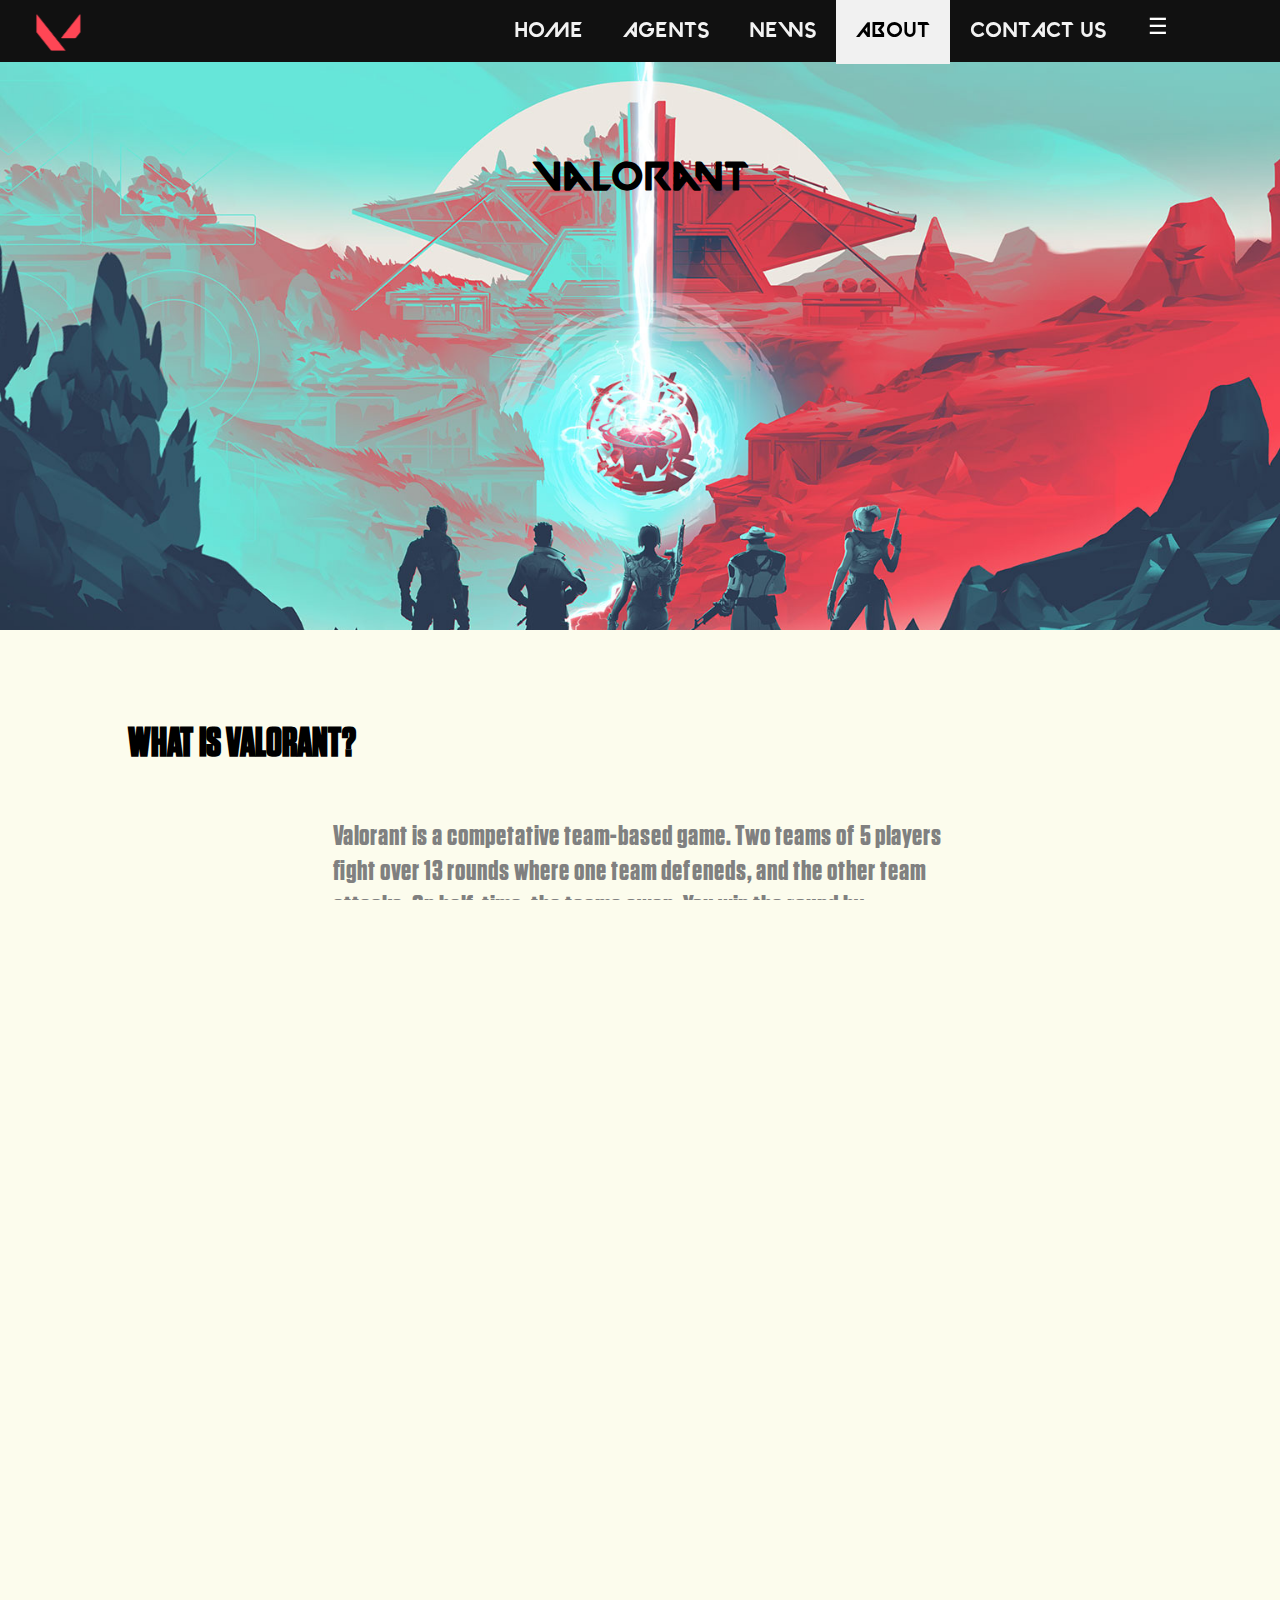
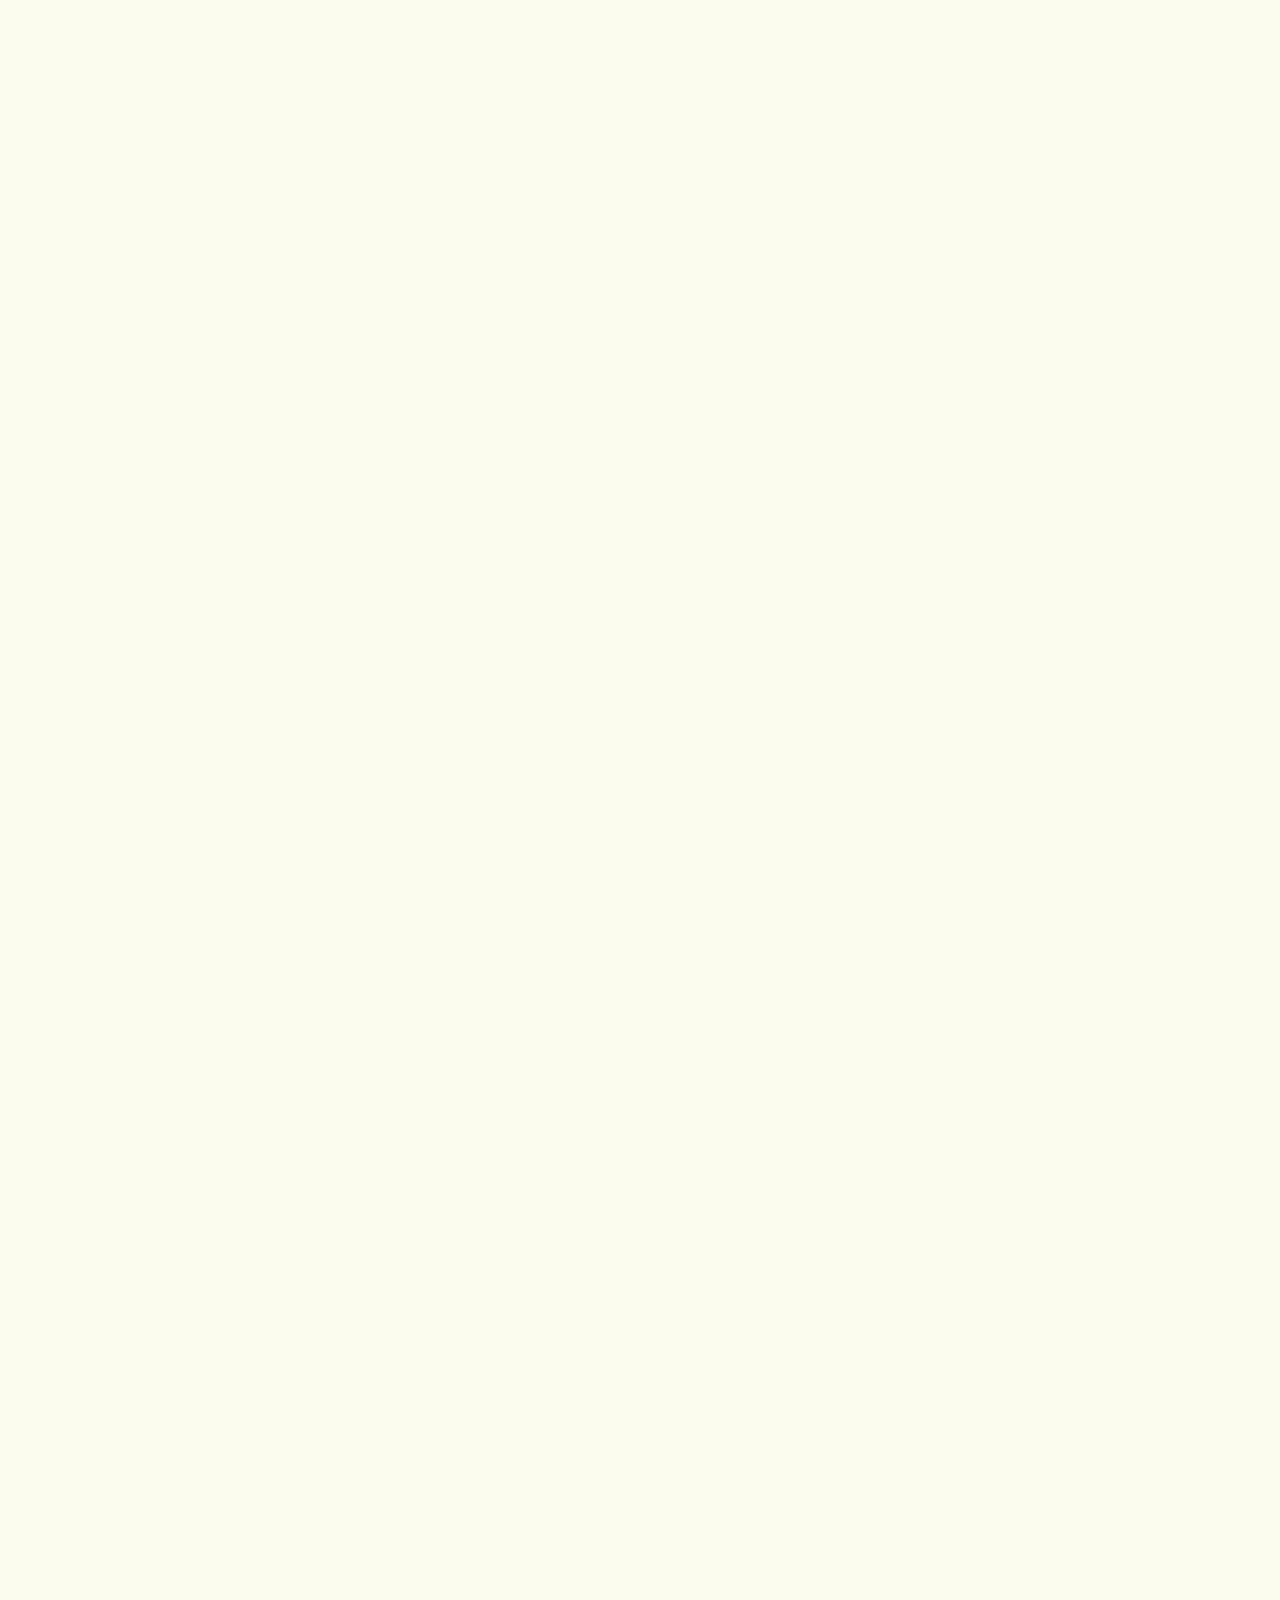
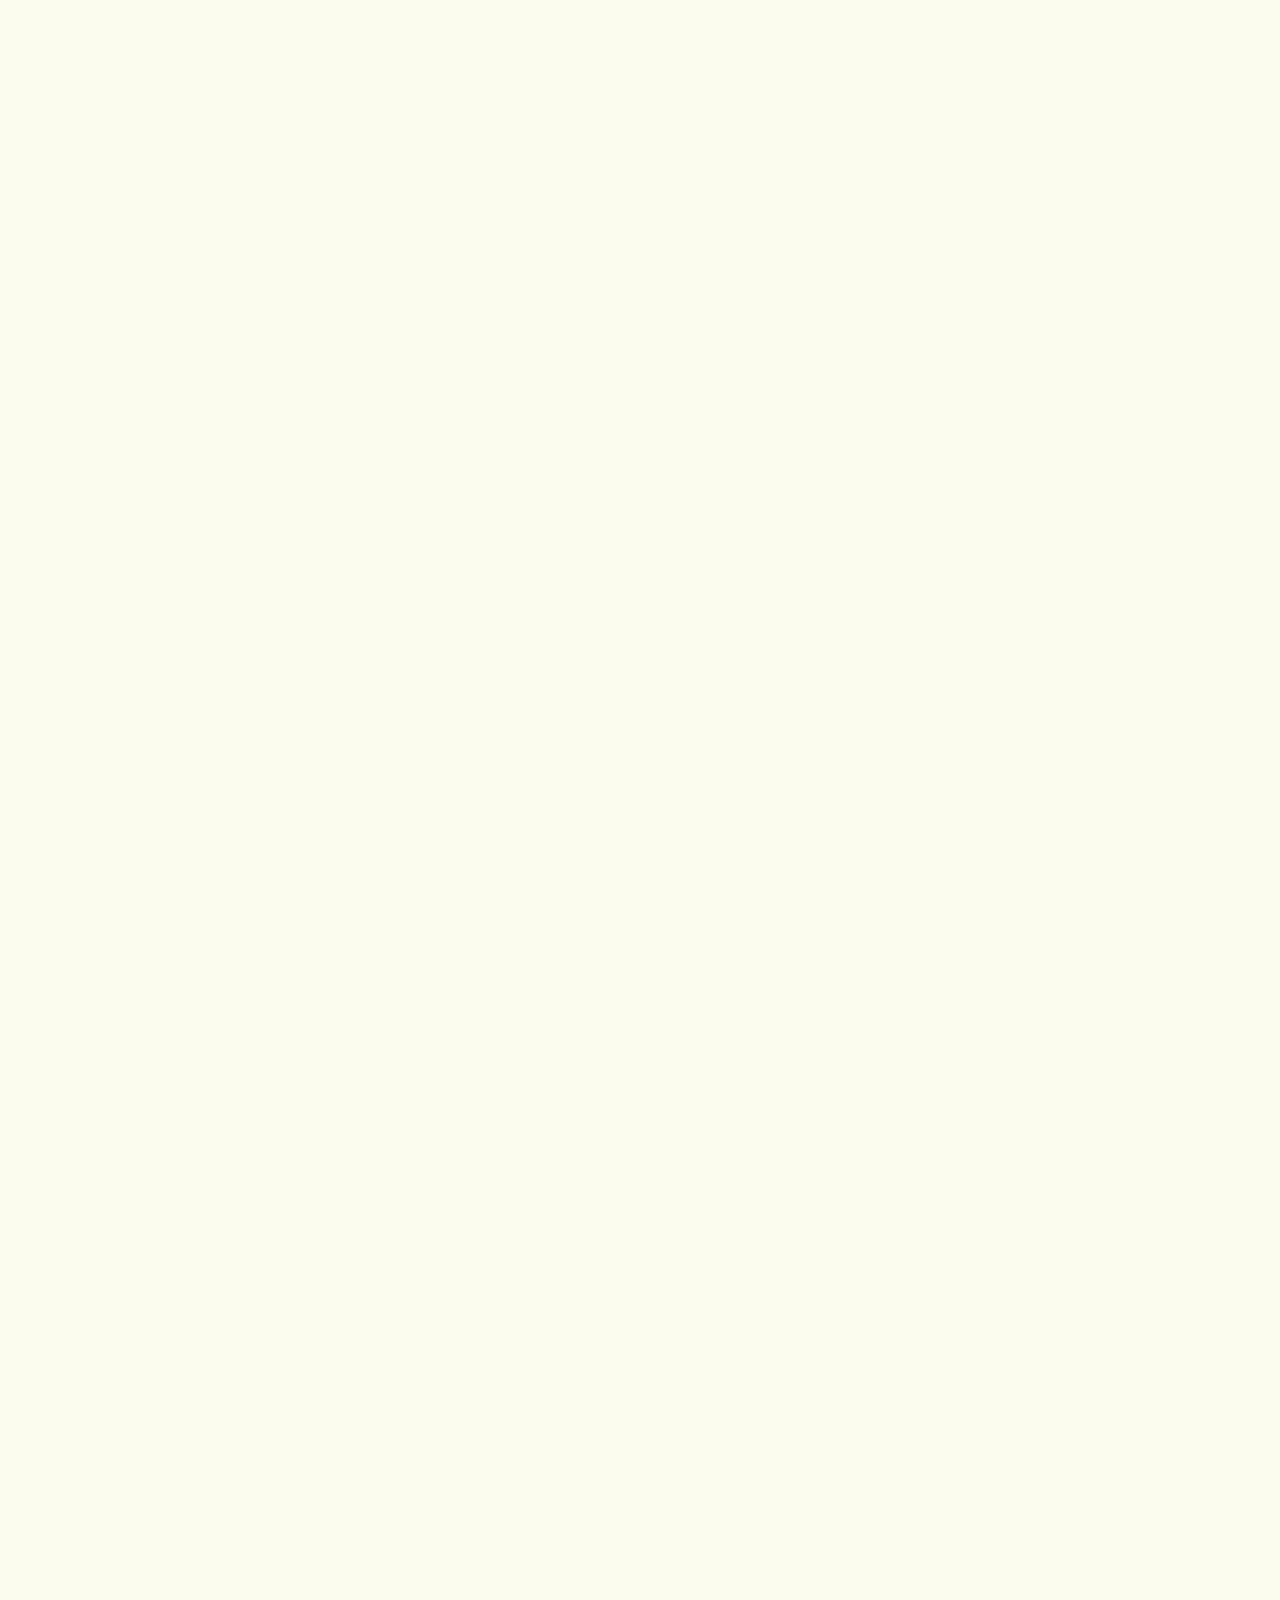
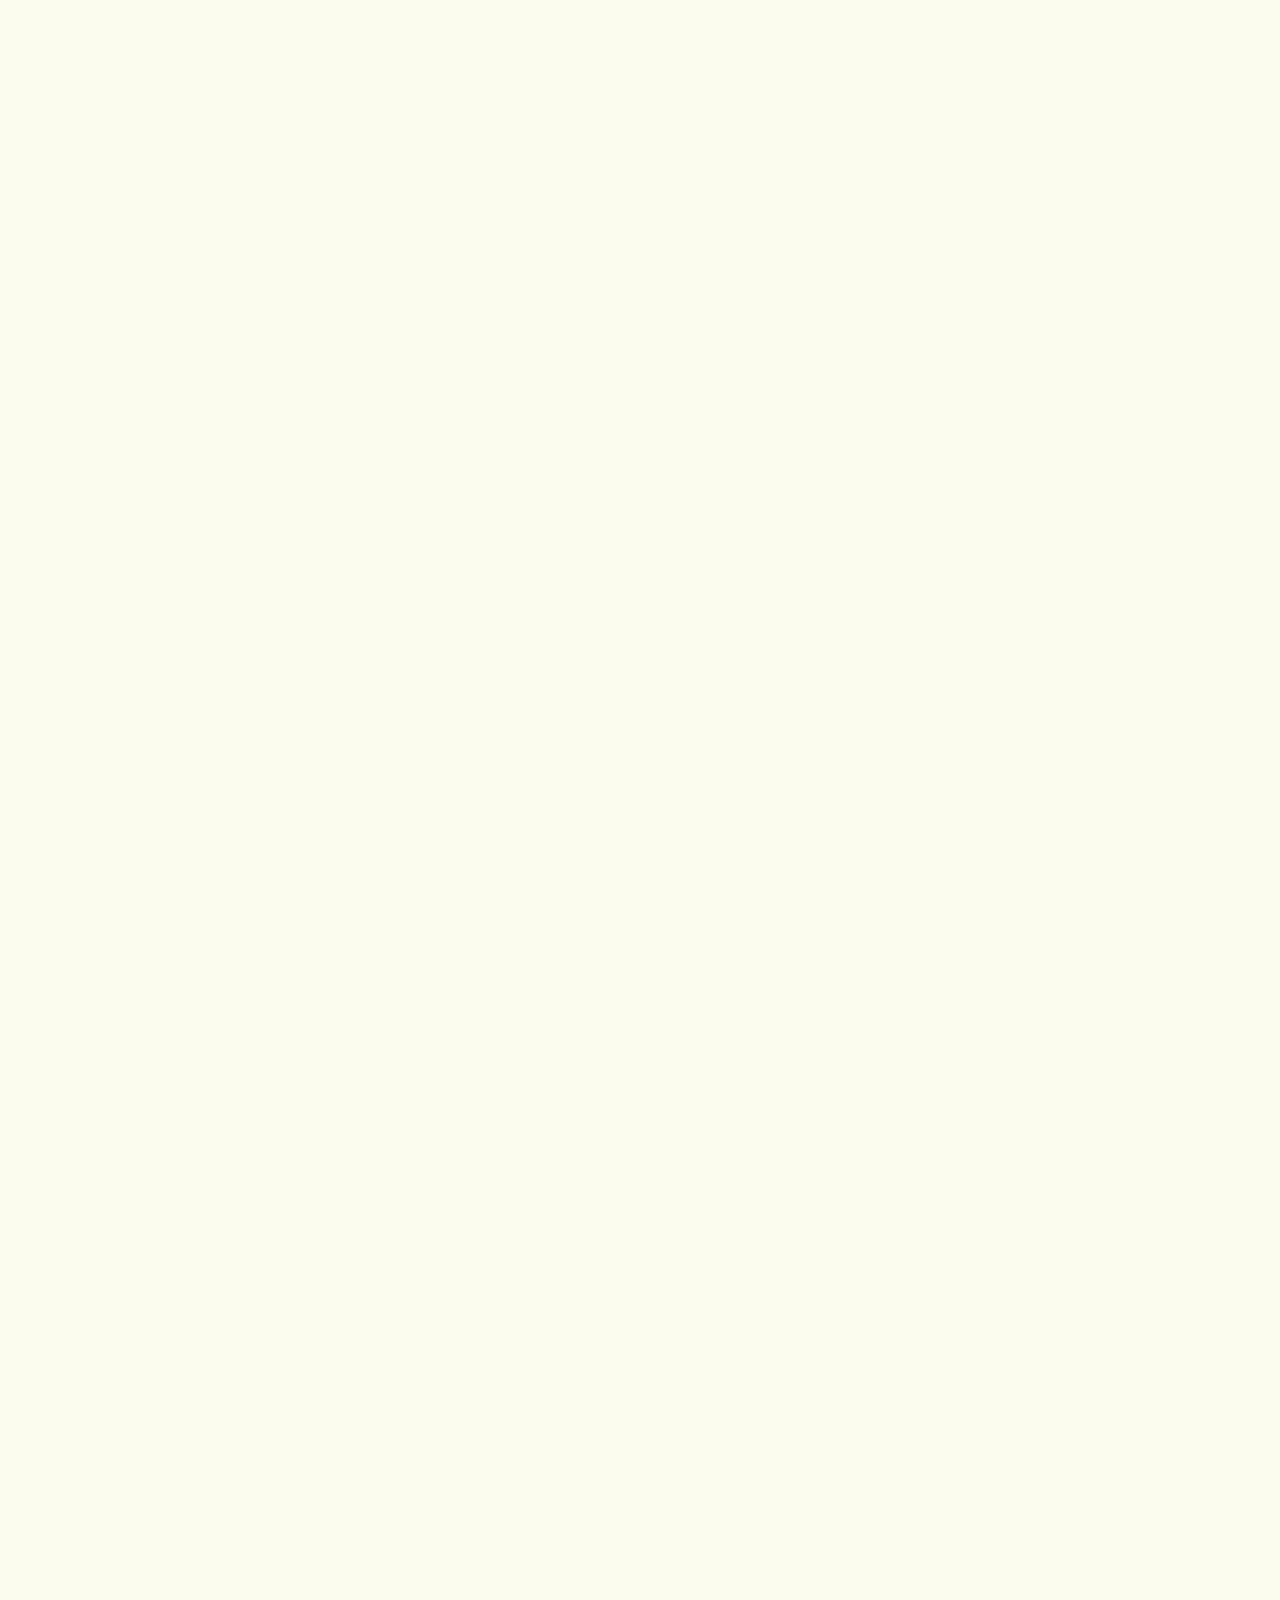
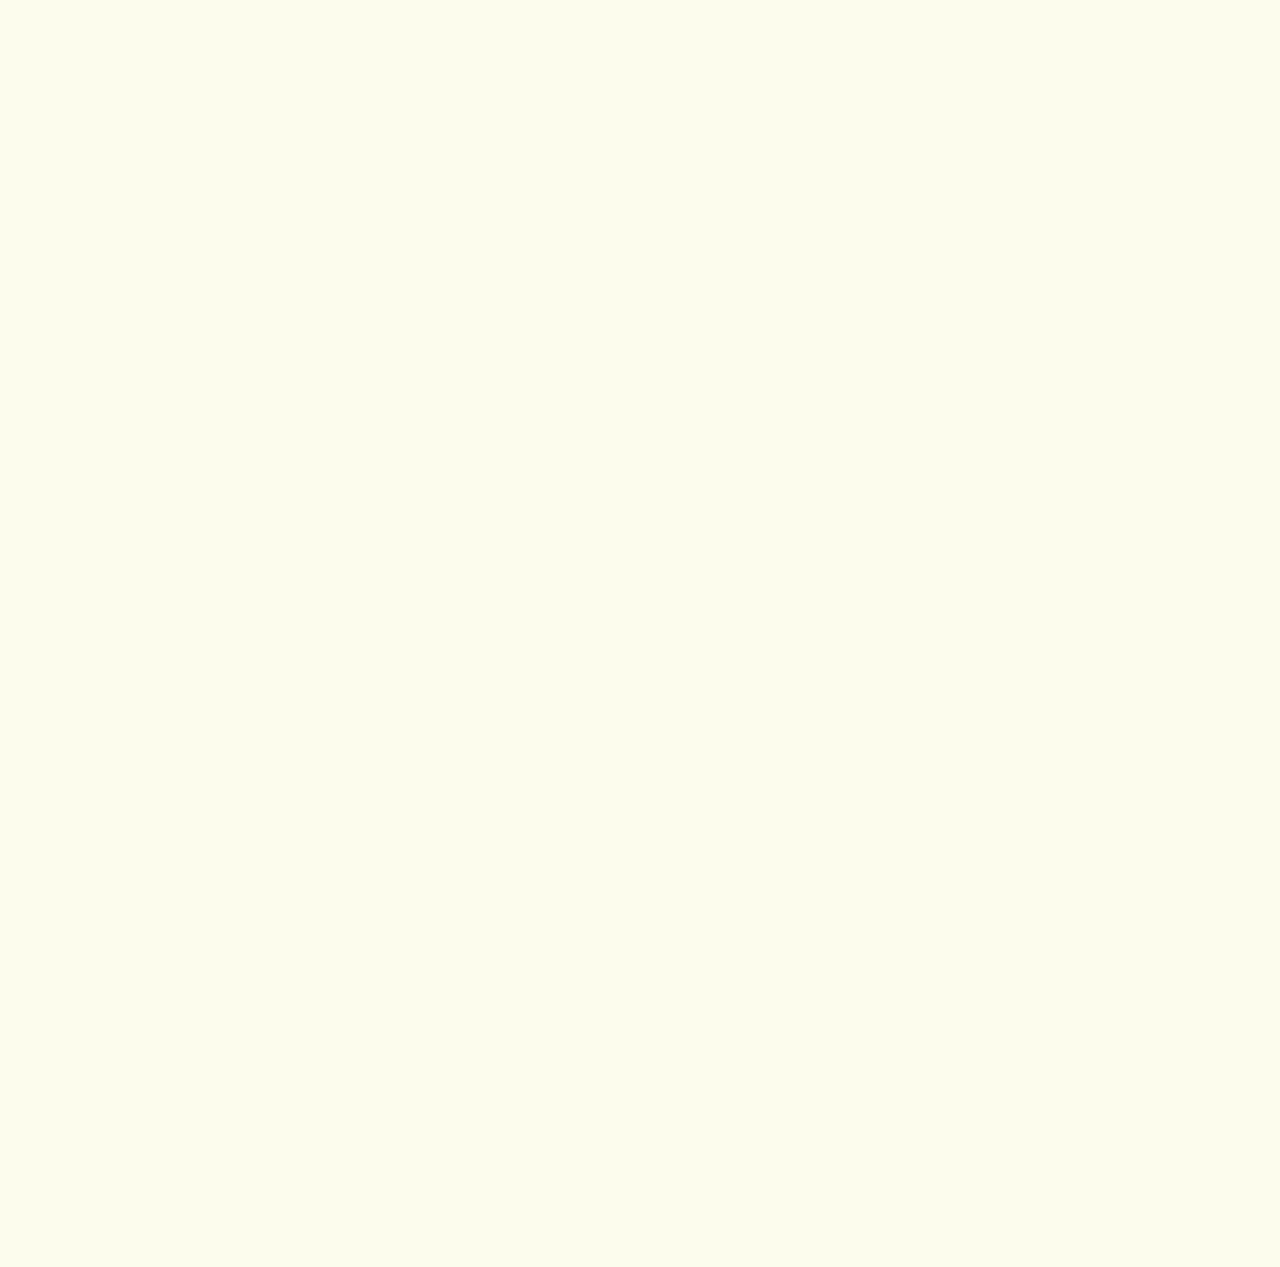
<file: about-us.html>
<!DOCTYPE html>
<html lang="en">

<head>
    <meta charset="UTF-8">
    <meta http-equiv="X-UA-Compatible" content="IE=edge">
    <meta name="viewport" content="width=device-width, initial-scale=1.0">
    <title>How To Play</title>
    <link href="http://fonts.cdnfonts.com/css/valorant" rel="stylesheet">
    <link href="//db.onlinewebfonts.com/c/561f38b1f4570de0fb8a39d691ab058c?family=Tungsten+Bold" rel="stylesheet"
        type="text/css" />
    <link rel="stylesheet" href="Styles/about-us.css">
    <script defer src="Src/about-us.js"></script>

</head>

<body>
    <!-- Header -->
    <div class="header-container">
        <nav>
            <ul id="navList">
                <div class="move-left-logo">
                    <li>
                        <img class="logo-nav" src="Resources/valorant_logo-freelogovectors.net_.png" />
                    </li>
                </div>
                <div class="move-right-navs">
                    <li><a class="home-nav" href="/index.html">HOME</a></li>
                    <div class="dropdown">
                        <li>
                            <a onmouseover="agentsDropFunc()" class="agents-nav dropbtn"
                                href="/agents-list.html">AGENTS</a>
                        </li>
                        <div id="agentsDrop" class="dropdown-content"></div>
                    </div>
                    <li>
                        <a class="news-nav" href="https://playvalorant.com/en-us/news/">NEWS</a>
                    </li>
                    <li><a class="about-nav" href="/about-us.html">ABOUT</a></li>
                    <li>
                        <a class="contact-nav" href="/contact-page.html">CONTACT US</a>
                    </li>
                    <li>
                        <div id="sidebarButton">
                            <button class="openbtn" onclick="openSidebar()">&#9776;</button>
                        </div>
                    </li>
                </div>
            </ul>
        </nav>
    </div>
    <!-- Sidebar Header -->
    <div id="mySidebar" class="sidebar">
        <a href="#" class="closebtn" onclick="closeSidebar()">&times;</a>
        <div id="cardholder">
        </div>
    </div>
    </div>

    <!-- Article  Title -->
    <div class="background">
        <h1 class="pageName">Valorant</h1>
    </div>
    <!-- Article -->
    <div class="article">
        <h1 class="articleName">WHAT IS VALORANT?</h1>
        <p class="articleText">Valorant is a competative team-based game. Two teams of 5 players fight over 13 rounds
            where one team
            defeneds, and the other team attacks. On half-time, the teams swap. You win the round by eliminating the
            enemy team, or by
            planting the spike, and protecting it while it exploads, or by defusing the spike.
            Rounds do not last long and you have a single life, so each round requires precision, coordination and good
            reflexes, and leads to awesome clutch moments.
        </p>

        <div class="imgContainer">
            <a class='imgAnchor'
                href="https://images.contentstack.io/v3/assets/bltb6530b271fddd0b1/blt7b0d44ce9e2e579f/5ed03afe2b63070f50426d1e/WIV_1_Intro_WiV.jpg"
                target="_blank">
                <img src="Resources/howToPlay1.jpg">
            </a>
        </div>

        <p class="articleText">Before you start the first round, each player picks an Agent. Agents are operatives with
            special skills and
            talents,
            providing unique tactical advantages. Each Agent fulfills a specific role on the team. But be carefull as
            you dont get to swap the Agent you play during the game.
        </p>
        <div class="imgContainer">
            <a class='imgAnchor'
                href="https://images.contentstack.io/v3/assets/bltb6530b271fddd0b1/blt48f4d3cf0d11cebe/61ef5b72aead2b14ab93ff42/012422_WIV_2_Roles_Updated.jpg"
                target="_blank">

                <img src="Resources/howToPlay2.jpg">
            </a>
        </div>
        <p class="articleText">
            After the Agents have been picked, you start the game. A map will be randomly picked, and your team will be
            randomly assigned a starting position, either defending or attacking. The teams swap roles on half-time.
        </p>
        <div class="imgContainer">
            <a class='imgAnchor'
                href="https://images.contentstack.io/v3/assets/bltb6530b271fddd0b1/bltb654bb95a7453fa2/5ed03ba04d187c101f3f2de5/WIV_3_Round.jpg"
                target="_blank">

                <img src="Resources/howToPlay3.jpg">
            </a>
        </div>
        <p class="articleText"> On each round you gain credits that you can use to buy your arsenal. Unlocking ability
            usages, and buying weapons
            that you can use. But spend wisely, as if you die you drop your weapon, and someone else, including enemies,
            can pick it up.
        </p>
        <p class="articleText">Each weapon has a specific purpose, so pick your fights smartly.</p>
        <div class="imgContainer">
            <a class='imgAnchor'
                href="https://images.contentstack.io/v3/assets/bltb6530b271fddd0b1/bltc36ea9ba5782a159/5ed03c2f93be34199dd62a8c/WIV_4_WEAPONS.jpg"
                target="_blank">

                <img src="Resources/howToPlay4.jpg">
            </a>
        </div>
        <p class="articleText">Each map is a different stage to style on your enemies. Flex your creative skills and
            savvy gunplay for different encounters.</p>
        <p class="articleText">Each map has its own quirks, so keep them in mind when you make your strategies.</p>
        <div class="imgContainer">
            <a class='imgAnchor'
                href="https://images.contentstack.io/v3/assets/bltb6530b271fddd0b1/blt5c39bcff2883a491/5ed03c4ec94d6c5071a30811/WIV_5_Maps_CORRECTED.jpg"
                target="_blank">

                <img src="Resources/howToPlay5.jpg">
            </a>
        </div>
        <p class="articleText">Yeah, you might already know how to frag an enemy six ways from Sunday, but Brimstone
            will tell you, most of those ways are pretty noisy.</p>
        <div class="imgContainer">
            <a class='imgAnchor'
                href="https://images.contentstack.io/v3/assets/bltb6530b271fddd0b1/blte34e5d88963f92e7/5ed03f96461a060f4a368900/WIV_TACSCHOOL_1.jpg"
                target="_blank">


                <img src="Resources/howToPlay6.jpg">
            </a>
        </div>
        <div class="imgContainer">
            <a class='imgAnchor'
                href="https://images.contentstack.io/v3/assets/bltb6530b271fddd0b1/blt792f0e09cd7f99e5/5ed03fa708ac190a51c6a6f6/WIV_TACSCHOOL_2.jpg"
                target="_blank">

                <img src="Resources/howToPlay7.jpg">
            </a>
        </div>
        <p class="articleText">Now go in and dominate your oponents!</p>

    </div>

    <!-- Footer -->
    <div class="footer-container">
        <div class="footer">
            <div class="white-logo">
                <img src="Resources/whiteValLogo.png">
            </div>
            <div class="footer-heading">
                <a href="/index.html" target="_blank">HOME</a>
                <a href="/agents-list.html" target="_blank">AGENTS</a>
                <a href="/about-us.html" target="_blank">ABOUT</a>
                <a href="/contact-page.html" target="_blank">CONTACT</a>
            </div>

            <div class="footer-email-form">
                <div class="newsletterJoin">Join our newsletter</div>
                <input type="email" placeholder="Enter your email address" id="footer-email">
                <span id="footer-email-btn">
                    <button type="submit" value="Submit" id="footer-email-btn">
                        <span class="fa">Submit</span></button>
                </span>
            </div>
        </div>

        <div class="signiture">@2022 All rigths reserved</div>

    </div>

</body>

</html>
</file>
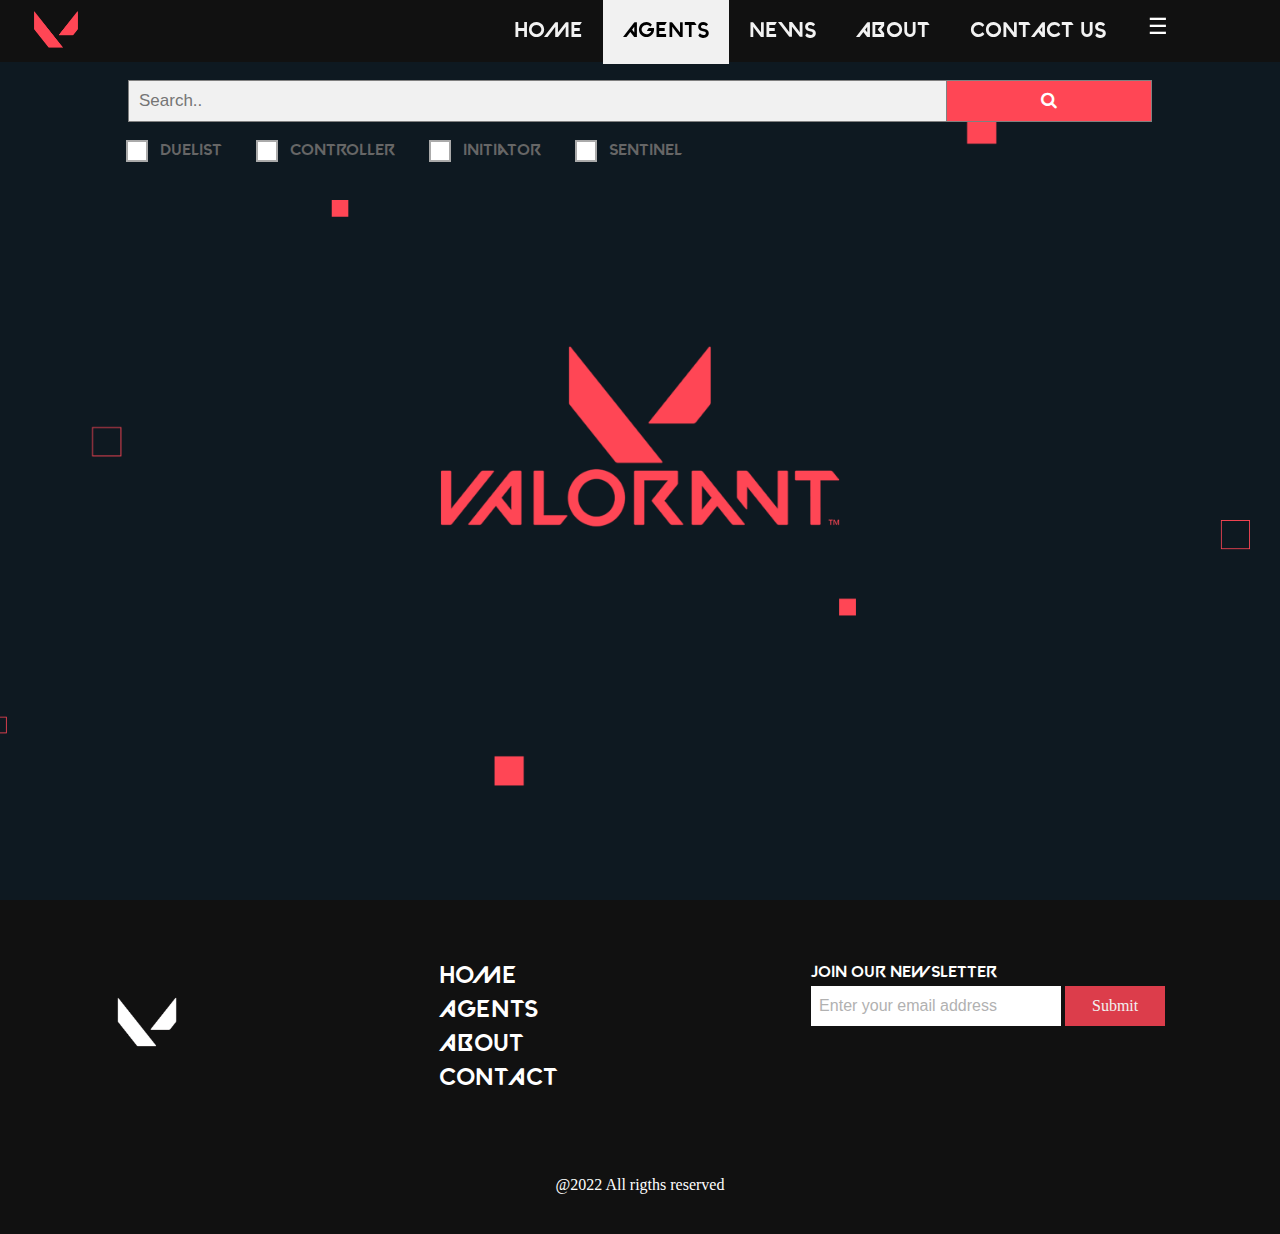
<file: agents-list.html>
<!DOCTYPE html>
<html lang="en">

<head>
    <meta charset="UTF-8">
    <meta http-equiv="X-UA-Compatible" content="IE=edge">
    <meta name="viewport" content="width=device-width, initial-scale=1.0">
    <title>Agents</title>
    <link href="http://fonts.cdnfonts.com/css/valorant" rel="stylesheet">
    <link rel="stylesheet" href="Styles/agents-list.css">
    <link rel="stylesheet" href="https://cdnjs.cloudflare.com/ajax/libs/font-awesome/4.7.0/css/font-awesome.min.css">
</head>

<body>
    <!-- Header----------------------------------------------------- -->
    <div class="header-container">
        <nav>
            <ul id="navList">
                <div class="move-left-logo">
                    <li>
                        <img class="logo-nav" src="Resources/valorant_logo-freelogovectors.net_.png" />
                    </li>
                </div>

                <div class="move-right-navs">
                    <li><a class="home-nav" href="/index.html">HOME</a></li>
                    <div class="dropdown">
                        <li>
                            <a onmouseover="agentsDropFunc()" class="agents-nav dropbtn"
                                href="/agents-list.html">AGENTS</a>
                        </li>
                        <div id="agentsDrop" class="dropdown-content"></div>
                    </div>
                    <li>
                        <a class="news-nav" href="https://playvalorant.com/en-us/news/">NEWS</a>
                        <!--leads to valorant news website page-->
                    </li>
                    <li><a class="about-nav" href="/about-us.html">ABOUT</a></li>
                    <li>
                        <a class="contact-nav" href="/contact-page.html">CONTACT US</a>
                    </li>
                    <li>
                        <!--Sidebar button-->
                        <div id="sidebarButton">
                            <button class="openbtn" onclick="openSidebar()">&#9776;</button>
                        </div>
                    </li>
                </div>
            </ul>
        </nav>
    </div>
    <div id="mySidebar" class="sidebar">
        <a href="#" class="closebtn" onclick="closeSidebar()">&times;</a>
        <div id="cardholder">
        </div>
    </div>

    <!-- Background and Columns -->
    <div class="home-background-image">

        <div class="search-box">
            <div class="search-container">
                <form class="example">
                    <input type="text" id="text-input" placeholder="Search.." name="search">
                    <button id="search-btn" type="button"><i class="fa fa-search"></i></button>

                    <input type="checkbox" id="checkBox1" value="">
                    <label for="checkBox1" id="checkBox1-label" class="checkbox-inline">Duelist</label>

                    <input type="checkbox" id="checkBox2" value="">
                    <label for="checkBox2" id="checkBox2-label" class="checkbox-inline">Controller</label>

                    <input type="checkbox" id="checkBox3" value="">
                    <label for="checkBox3" id="checkBox3-label" class="checkbox-inline">Initiator</label>

                    <input type="checkbox" id="checkBox4" value="">
                    <label for="checkBox4" id="checkBox4-label" class="checkbox-inline">Sentinel</label>

                </form>
            </div>
        </div>

        <!-- Form and its wrapper -->
        <div class="container">
            <div class="column">
            </div>

            <div class="column">
            </div>

            <div id="pager" class="pagination">
            </div>
        </div>
    </div>

    <!-- Footer  -->
    <div class="footer-container">
        <div class="footer">
            <div class="white-logo">
                <img src="Resources/whiteValLogo.png">
            </div>
            <div class="footer-heading">
                <a href="/index.html" target="_blank">HOME</a>
                <a href="/agents-list.html" target="_blank">AGENTS</a>
                <a href="/about-us.html" target="_blank">ABOUT</a>
                <a href="/contact-page.html" target="_blank">CONTACT</a>
            </div>

            <div class="footer-email-form">
                <div class="newsletterJoin">Join our newsletter</div>
                <input type="email" placeholder="Enter your email address" id="footer-email">
                <span id="footer-email-btn">
                    <button type="submit" value="Submit" id="footer-email-btn">
                        <span class="fa">Submit</span></button>
                </span>
            </div>
        </div>
        <div class="signiture">@2022 All rigths reserved</div>
    </div>

</body>
<script src="Src/agents-list.js"></script>
</html>
</file>
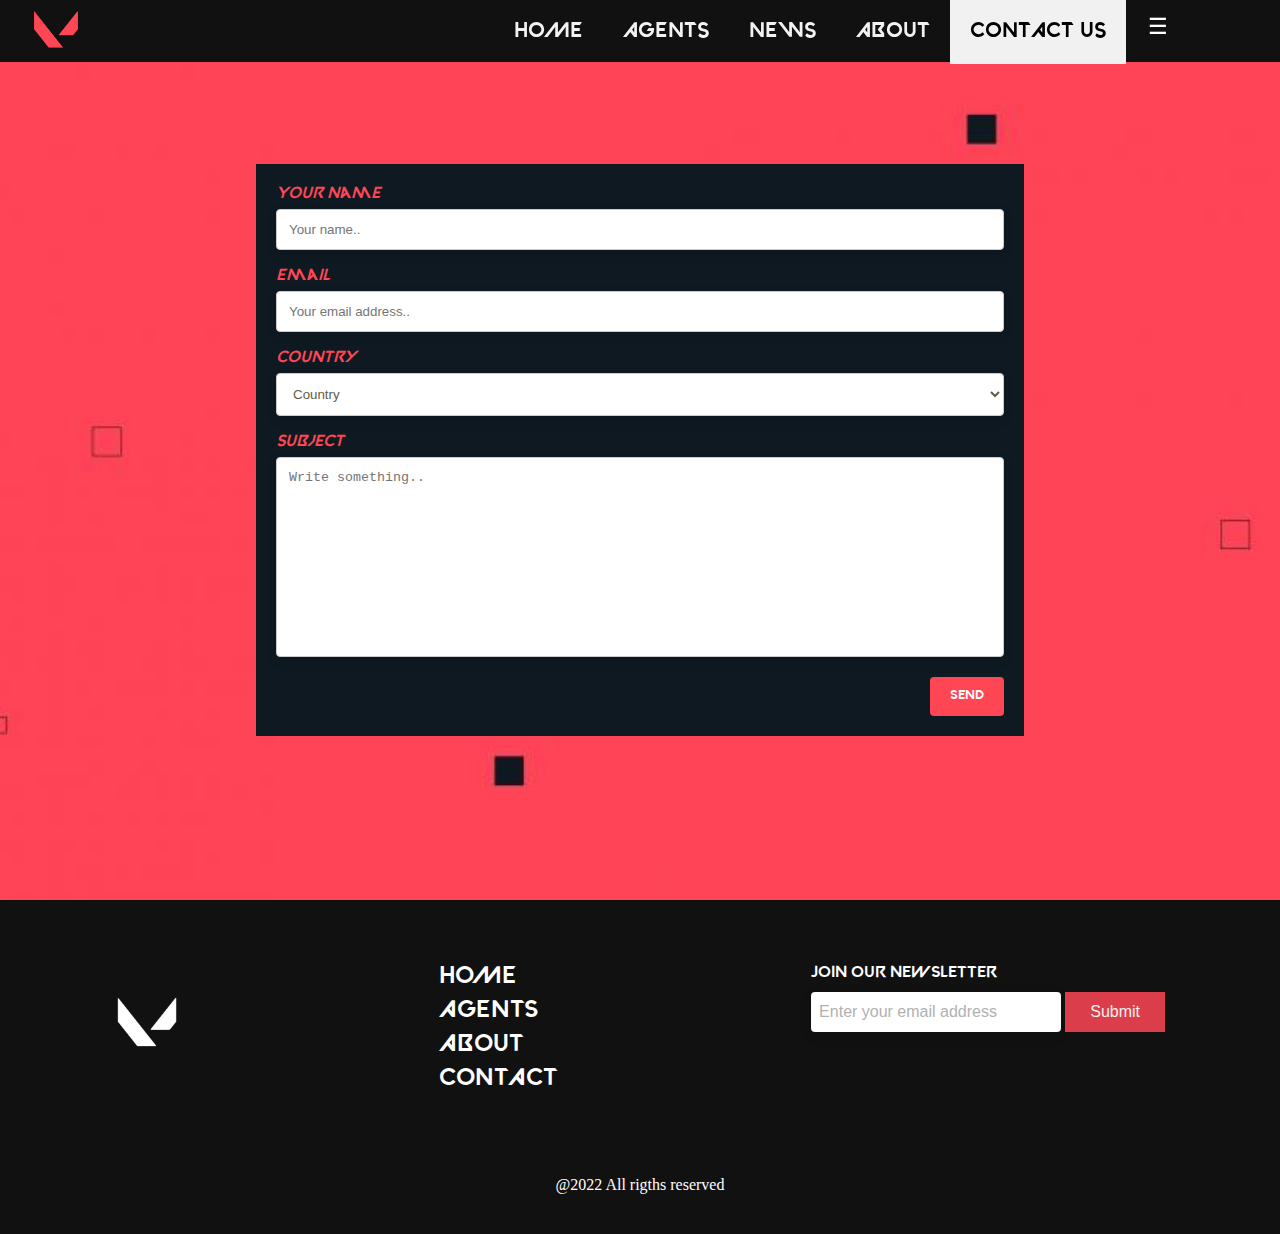
<file: contact-page.html>
<!DOCTYPE html>
<html lang="en">

<head>
    <meta charset="UTF-8">
    <meta http-equiv="X-UA-Compatible" content="IE=edge">
    <meta name="viewport" content="width=device-width, initial-scale=1.0">
    <title>Valorant Contact Us</title>
    <!-- <link href="http://fonts.cdnfonts.com/css/valorant" rel="stylesheet"> -->
    <link rel="stylesheet" href="Styles/contact-page.css">
    <script defer src="Src/contact-page.js"></script>

</head>

<body>
    <!-- Input form with background -->
    <div class="home-background-image">


        <!-- Header -->
        <div class="header-container">
            <nav>
                <ul id="navList">
                    <div class="move-left-logo">
                        <li>
                            <img class="logo-nav" src="Resources/valorant_logo-freelogovectors.net_.png" />
                        </li>
                    </div>
                    <div class="move-right-navs">
                        <li><a class="home-nav" href="/index.html">HOME</a></li>
                        <div class="dropdown">
                            <li>
                                <a onmouseover="agentsDropFunc()" class="agents-nav dropbtn"
                                    href="/agents-list.html">AGENTS</a>
                            </li>
                            <div id="agentsDrop" class="dropdown-content"></div>
                        </div>
                        <li>
                            <a class="news-nav" href="https://playvalorant.com/en-us/news/">NEWS</a>
                        </li>
                        <li><a class="about-nav" href="/about-us.html">ABOUT</a></li>
                        <li>
                            <a class="contact-nav" href="/contact-page.html">CONTACT US</a>
                        </li>
                        <li>
                            <div id="sidebarButton">
                                <button class="openbtn" onclick="openSidebar()">&#9776;</button>
                            </div>
                        </li>
                    </div>
                </ul>
            </nav>
        </div>

        <!-- Sidebar Header -->
        <div id="mySidebar" class="sidebar">
            <a href="#" class="closebtn" onclick="closeSidebar()">&times;</a>
            <div id="cardholder">
            </div>

        </div>

        <!-- Form and its wrapper -->
        <div class="container">
            <form action="#">

                <label for="fname">Your Name</label>
                <input type="text" id="fname" name="firstname" placeholder="Your name..">

                <label for="email">Email</label>
                <input type="email" id="email" name="email" placeholder="Your email address..">

                <label for="country">Country</label>
                <select class="country-picker" id="country" name="country">
                    <option value="0" selected disabled hidden>Country</option>
                    <option value="Afganistan">Afghanistan</option>
                    <option value="Albania">Albania</option>
                    <option value="Algeria">Algeria</option>
                    <option value="American Samoa">American Samoa</option>
                    <option value="Andorra">Andorra</option>
                    <option value="Angola">Angola</option>
                    <option value="Anguilla">Anguilla</option>
                    <option value="Antigua & Barbuda">Antigua & Barbuda</option>
                    <option value="Argentina">Argentina</option>
                    <option value="Armenia">Armenia</option>
                    <option value="Aruba">Aruba</option>
                    <option value="Australia">Australia</option>
                    <option value="Austria">Austria</option>
                    <option value="Azerbaijan">Azerbaijan</option>
                    <option value="Bahamas">Bahamas</option>
                    <option value="Bahrain">Bahrain</option>
                    <option value="Bangladesh">Bangladesh</option>
                    <option value="Barbados">Barbados</option>
                    <option value="Belarus">Belarus</option>
                    <option value="Belgium">Belgium</option>
                    <option value="Belize">Belize</option>
                    <option value="Benin">Benin</option>
                    <option value="Bermuda">Bermuda</option>
                    <option value="Bhutan">Bhutan</option>
                    <option value="Bolivia">Bolivia</option>
                    <option value="Bonaire">Bonaire</option>
                    <option value="Bosnia & Herzegovina">Bosnia & Herzegovina</option>
                    <option value="Botswana">Botswana</option>
                    <option value="Brazil">Brazil</option>
                    <option value="British Indian Ocean Ter">British Indian Ocean Ter</option>
                    <option value="Brunei">Brunei</option>
                    <option value="Bulgaria">Bulgaria</option>
                    <option value="Burkina Faso">Burkina Faso</option>
                    <option value="Burundi">Burundi</option>
                    <option value="Cambodia">Cambodia</option>
                    <option value="Cameroon">Cameroon</option>
                    <option value="Canada">Canada</option>
                    <option value="Canary Islands">Canary Islands</option>
                    <option value="Cape Verde">Cape Verde</option>
                    <option value="Cayman Islands">Cayman Islands</option>
                    <option value="Central African Republic">Central African Republic</option>
                    <option value="Chad">Chad</option>
                    <option value="Channel Islands">Channel Islands</option>
                    <option value="Chile">Chile</option>
                    <option value="China">China</option>
                    <option value="Christmas Island">Christmas Island</option>
                    <option value="Cocos Island">Cocos Island</option>
                    <option value="Colombia">Colombia</option>
                    <option value="Comoros">Comoros</option>
                    <option value="Congo">Congo</option>
                    <option value="Cook Islands">Cook Islands</option>
                    <option value="Costa Rica">Costa Rica</option>
                    <option value="Cote DIvoire">Cote DIvoire</option>
                    <option value="Croatia">Croatia</option>
                    <option value="Cuba">Cuba</option>
                    <option value="Curaco">Curacao</option>
                    <option value="Cyprus">Cyprus</option>
                    <option value="Czech Republic">Czech Republic</option>
                    <option value="Denmark">Denmark</option>
                    <option value="Djibouti">Djibouti</option>
                    <option value="Dominica">Dominica</option>
                    <option value="Dominican Republic">Dominican Republic</option>
                    <option value="East Timor">East Timor</option>
                    <option value="Ecuador">Ecuador</option>
                    <option value="Egypt">Egypt</option>
                    <option value="El Salvador">El Salvador</option>
                    <option value="Equatorial Guinea">Equatorial Guinea</option>
                    <option value="Eritrea">Eritrea</option>
                    <option value="Estonia">Estonia</option>
                    <option value="Ethiopia">Ethiopia</option>
                    <option value="Falkland Islands">Falkland Islands</option>
                    <option value="Faroe Islands">Faroe Islands</option>
                    <option value="Fiji">Fiji</option>
                    <option value="Finland">Finland</option>
                    <option value="France">France</option>
                    <option value="French Guiana">French Guiana</option>
                    <option value="French Polynesia">French Polynesia</option>
                    <option value="French Southern Ter">French Southern Ter</option>
                    <option value="Gabon">Gabon</option>
                    <option value="Gambia">Gambia</option>
                    <option value="Georgia">Georgia</option>
                    <option value="Germany">Germany</option>
                    <option value="Ghana">Ghana</option>
                    <option value="Gibraltar">Gibraltar</option>
                    <option value="Great Britain">Great Britain</option>
                    <option value="Greece">Greece</option>
                    <option value="Greenland">Greenland</option>
                    <option value="Grenada">Grenada</option>
                    <option value="Guadeloupe">Guadeloupe</option>
                    <option value="Guam">Guam</option>
                    <option value="Guatemala">Guatemala</option>
                    <option value="Guinea">Guinea</option>
                    <option value="Guyana">Guyana</option>
                    <option value="Haiti">Haiti</option>
                    <option value="Hawaii">Hawaii</option>
                    <option value="Honduras">Honduras</option>
                    <option value="Hong Kong">Hong Kong</option>
                    <option value="Hungary">Hungary</option>
                    <option value="Iceland">Iceland</option>
                    <option value="Indonesia">Indonesia</option>
                    <option value="India">India</option>
                    <option value="Iran">Iran</option>
                    <option value="Iraq">Iraq</option>
                    <option value="Ireland">Ireland</option>
                    <option value="Isle of Man">Isle of Man</option>
                    <option value="Israel">Israel</option>
                    <option value="Italy">Italy</option>
                    <option value="Jamaica">Jamaica</option>
                    <option value="Japan">Japan</option>
                    <option value="Jordan">Jordan</option>
                    <option value="Kazakhstan">Kazakhstan</option>
                    <option value="Kenya">Kenya</option>
                    <option value="Kiribati">Kiribati</option>
                    <option value="Korea North">Korea North</option>
                    <option value="Korea Sout">Korea South</option>
                    <option value="Kuwait">Kuwait</option>
                    <option value="Kyrgyzstan">Kyrgyzstan</option>
                    <option value="Laos">Laos</option>
                    <option value="Latvia">Latvia</option>
                    <option value="Lebanon">Lebanon</option>
                    <option value="Lesotho">Lesotho</option>
                    <option value="Liberia">Liberia</option>
                    <option value="Libya">Libya</option>
                    <option value="Liechtenstein">Liechtenstein</option>
                    <option value="Lithuania">Lithuania</option>
                    <option value="Luxembourg">Luxembourg</option>
                    <option value="Macau">Macau</option>
                    <option value="Macedonia">Macedonia</option>
                    <option value="Madagascar">Madagascar</option>
                    <option value="Malaysia">Malaysia</option>
                    <option value="Malawi">Malawi</option>
                    <option value="Maldives">Maldives</option>
                    <option value="Mali">Mali</option>
                    <option value="Malta">Malta</option>
                    <option value="Marshall Islands">Marshall Islands</option>
                    <option value="Martinique">Martinique</option>
                    <option value="Mauritania">Mauritania</option>
                    <option value="Mauritius">Mauritius</option>
                    <option value="Mayotte">Mayotte</option>
                    <option value="Mexico">Mexico</option>
                    <option value="Midway Islands">Midway Islands</option>
                    <option value="Moldova">Moldova</option>
                    <option value="Monaco">Monaco</option>
                    <option value="Mongolia">Mongolia</option>
                    <option value="Montserrat">Montserrat</option>
                    <option value="Morocco">Morocco</option>
                    <option value="Mozambique">Mozambique</option>
                    <option value="Myanmar">Myanmar</option>
                    <option value="Nambia">Nambia</option>
                    <option value="Nauru">Nauru</option>
                    <option value="Nepal">Nepal</option>
                    <option value="Netherland Antilles">Netherland Antilles</option>
                    <option value="Netherlands">Netherlands (Holland, Europe)</option>
                    <option value="Nevis">Nevis</option>
                    <option value="New Caledonia">New Caledonia</option>
                    <option value="New Zealand">New Zealand</option>
                    <option value="Nicaragua">Nicaragua</option>
                    <option value="Niger">Niger</option>
                    <option value="Nigeria">Nigeria</option>
                    <option value="Niue">Niue</option>
                    <option value="Norfolk Island">Norfolk Island</option>
                    <option value="Norway">Norway</option>
                    <option value="Oman">Oman</option>
                    <option value="Pakistan">Pakistan</option>
                    <option value="Palau Island">Palau Island</option>
                    <option value="Palestine">Palestine</option>
                    <option value="Panama">Panama</option>
                    <option value="Papua New Guinea">Papua New Guinea</option>
                    <option value="Paraguay">Paraguay</option>
                    <option value="Peru">Peru</option>
                    <option value="Phillipines">Philippines</option>
                    <option value="Pitcairn Island">Pitcairn Island</option>
                    <option value="Poland">Poland</option>
                    <option value="Portugal">Portugal</option>
                    <option value="Puerto Rico">Puerto Rico</option>
                    <option value="Qatar">Qatar</option>
                    <option value="Republic of Montenegro">Republic of Montenegro</option>
                    <option value="Republic of Serbia">Republic of Serbia</option>
                    <option value="Reunion">Reunion</option>
                    <option value="Romania">Romania</option>
                    <option value="Russia">Russia</option>
                    <option value="Rwanda">Rwanda</option>
                    <option value="St Barthelemy">St Barthelemy</option>
                    <option value="St Eustatius">St Eustatius</option>
                    <option value="St Helena">St Helena</option>
                    <option value="St Kitts-Nevis">St Kitts-Nevis</option>
                    <option value="St Lucia">St Lucia</option>
                    <option value="St Maarten">St Maarten</option>
                    <option value="St Pierre & Miquelon">St Pierre & Miquelon</option>
                    <option value="St Vincent & Grenadines">St Vincent & Grenadines</option>
                    <option value="Saipan">Saipan</option>
                    <option value="Samoa">Samoa</option>
                    <option value="Samoa American">Samoa American</option>
                    <option value="San Marino">San Marino</option>
                    <option value="Sao Tome & Principe">Sao Tome & Principe</option>
                    <option value="Saudi Arabia">Saudi Arabia</option>
                    <option value="Senegal">Senegal</option>
                    <option value="Seychelles">Seychelles</option>
                    <option value="Sierra Leone">Sierra Leone</option>
                    <option value="Singapore">Singapore</option>
                    <option value="Slovakia">Slovakia</option>
                    <option value="Slovenia">Slovenia</option>
                    <option value="Solomon Islands">Solomon Islands</option>
                    <option value="Somalia">Somalia</option>
                    <option value="South Africa">South Africa</option>
                    <option value="Spain">Spain</option>
                    <option value="Sri Lanka">Sri Lanka</option>
                    <option value="Sudan">Sudan</option>
                    <option value="Suriname">Suriname</option>
                    <option value="Swaziland">Swaziland</option>
                    <option value="Sweden">Sweden</option>
                    <option value="Switzerland">Switzerland</option>
                    <option value="Syria">Syria</option>
                    <option value="Tahiti">Tahiti</option>
                    <option value="Taiwan">Taiwan</option>
                    <option value="Tajikistan">Tajikistan</option>
                    <option value="Tanzania">Tanzania</option>
                    <option value="Thailand">Thailand</option>
                    <option value="Togo">Togo</option>
                    <option value="Tokelau">Tokelau</option>
                    <option value="Tonga">Tonga</option>
                    <option value="Trinidad & Tobago">Trinidad & Tobago</option>
                    <option value="Tunisia">Tunisia</option>
                    <option value="Turkey">Turkey</option>
                    <option value="Turkmenistan">Turkmenistan</option>
                    <option value="Turks & Caicos Is">Turks & Caicos Is</option>
                    <option value="Tuvalu">Tuvalu</option>
                    <option value="Uganda">Uganda</option>
                    <option value="United Kingdom">United Kingdom</option>
                    <option value="Ukraine">Ukraine</option>
                    <option value="United Arab Erimates">United Arab Emirates</option>
                    <option value="United States of America">United States of America</option>
                    <option value="Uraguay">Uruguay</option>
                    <option value="Uzbekistan">Uzbekistan</option>
                    <option value="Vanuatu">Vanuatu</option>
                    <option value="Vatican City State">Vatican City State</option>
                    <option value="Venezuela">Venezuela</option>
                    <option value="Vietnam">Vietnam</option>
                    <option value="Virgin Islands (Brit)">Virgin Islands (Brit)</option>
                    <option value="Virgin Islands (USA)">Virgin Islands (USA)</option>
                    <option value="Wake Island">Wake Island</option>
                    <option value="Wallis & Futana Is">Wallis & Futana Is</option>
                    <option value="Yemen">Yemen</option>
                    <option value="Zaire">Zaire</option>
                    <option value="Zambia">Zambia</option>
                    <option value="Zimbabwe">Zimbabwe</option>
                </select>

                <label for="subject">Subject</label>
                <textarea id="subject" name="subject" placeholder="Write something.."></textarea>

                <input type="submit" value="Send">

            </form>
        </div>
    </div>

    <!-- Footer -->
    <div class="footer-container">
        <div class="footer">
            <div class="white-logo">
                <img src="Resources/whiteValLogo.png">
            </div>
            <div class="footer-heading">
                <a href="/index.html" target="_blank">HOME</a>
                <a href="/agents-list.html" target="_blank">AGENTS</a>
                <a href="/about-us.html" target="_blank">ABOUT</a>
                <a href="/contact-page.html" target="_blank">CONTACT</a>
            </div>

            <div class="footer-email-form">
                <div class="newsletterJoin">Join our newsletter</div>
                <input type="email" placeholder="Enter your email address" id="footer-email">
                <span id="footer-email-btn">
                    <button type="submit" value="Submit" id="footer-email-btn">
                        <span class="fa">Submit</span></button>
                </span>
            </div>
        </div>
        <div class="signiture">@2022 All rigths reserved</div>
    </div>
</body>

</html>
</file>
<file: Styles/about-us.css>
@font-face {
    font-family: 'VALORANT';
    font-style: normal;
    font-weight: 400;
    src: local('VALORANT'), url('/Resources/Valorant Font.woff') format('woff');
}

@font-face {
    font-family: 'Tungsten';
    font-style: normal;
    font-weight: 400;
    src: url('/Resources/Tungsten-Bold.woff');
}

* {
    margin: 0;
    padding: 0;
    box-sizing: border-box;
}

body,
html {
    height: 100%;
    scroll-behavior: smooth;
    overflow-x: hidden;
    font-family:"Tungsten", sans-serif;
}

body {
    max-width: 100%;
    min-width: 350px;
    background-color: #fcfced ;
    font-size: 1.8rem;
}

/* Article */
.background {
    width: 100%;
    background-image: url('/Resources/aboutUsBackground.jpg');
    position: relative;
    background-attachment: fixed;
    background-position: center;
    background-repeat: no-repeat;
    background-size: cover;
    height: 70vh;
    z-index: 10;
    margin-bottom: 10vh;
}

.pageName{
    font-family:'Valorant', sans-serif;
    /* color:#ff4655; */
    left:50%;
    top:25%;
    transform:translate(-50%,0%);
    position:absolute;
    font-size:2.5rem;
}

.article{
    margin-right: 10%;
    margin-left:10%;
}

.articleName{
    font-size:2.5rem;
}

.imgContainer{
    width:100%;
}

img{
    width:100%;
    /* transform: translate(5%,0%); */
    padding-top:7%;
    padding-bottom:7%;
}

img img{
    margin-top:0%;
}

.imgAnchor{
    width:80vw;
    
}

.imgAnchor :hover{
    background-color:#ff4655;
    height:auto;
    transition: .5s ease;
}

.articleText{
    color:gray;
    margin-top: 5%;
    margin-bottom: 5%;

}

@media screen and (min-width:1100px){
    .articleText{
        padding-left:20%;
        padding-right:20%;   
    }
}

@media screen and (min-width:400px){
    img{
        width:90%;
        transform:translate(5%,0%);
    }
}

/* Header----------------------------------- */

.header-container {
    font-family: 'Valorant', sans-serif;
    display: flex;
    position: fixed;
    background-color: #111;
    width: 100%;
    height: 3.9rem;
    z-index: 11;
}

.logo-nav {
    width: 3rem;
    margin-top: 10px;
}

#navList a,
.dropbtn {
    float: left;
    color: #f2f2f2;
    text-align: left;
    padding: 20px;
    text-decoration: none;
    font-size: 1.3rem;
    border: none;
    outline: none;
    z-index: 15;
}

#navList a:hover {
    background-color: #3a3b3c;
    height: 100%;
}

ul {
    display: inline-flex;
    list-style-type: none;
    margin: 0;
    padding: 0;
    -webkit-flex-flow: row wrap;
}

.move-left-logo {
    padding-left: 2.5vw;
}

.move-right-navs {
    justify-content: right;
    display: inline-flex;
    margin-left: 10rem;
    position: fixed;
    right: 7vw;
}

.dropbtn:hover,
.dropbtn:focus {
    background-color: #3a3b3c;
}

.dropdown {
    position: relative;
    display: inline-block;
}

.dropdown-content {
    display: none;
    position: absolute;
    background-color: black;
    box-shadow: 0px 8px 16px 0px rgba(0, 0, 0, 0.2);
    z-index: 100;
    top: 100%;
    max-height: 50vh;
    overflow-y: scroll;
    overflow-x: hidden;
}

.dropdown-content a {
    background-color: black;
    color: white;
    padding: 12px 16px;
    text-decoration: none;
    display: block;
    z-index: 105;
    width: 100%;
    font-size: 3rem;
}

.openbtn {
    font-size: 1.4rem;
    cursor: pointer;
    background-color: #111;
    color: white;
    padding: 0.8rem;
    padding-bottom: 1.23rem;
    padding-right: 1.375rem;
    padding-left: 1.375rem;
    border: none;
}

.openbtn:hover {
    background-color: #444;
    height: 100%;
    width: 100%;
}

.show {
    display: block;
}

.active {
    background-color: #f1f1f1;
    color: black !important;
}

@media only screen and (max-width: 931px) {
    .logo-nav {
        width: 2.3rem;
        margin-top: 15px;
        margin-left: 5px;
    }

    .contact-nav,
    .home-nav,
    .agents-nav,
    .news-nav,
    .about-nav {
        display: none;
    }

    .openbtn {
        padding: 0.9rem;
    }
}

/* Scrollbar on dropdown(header also)-------------------- */

::-webkit-scrollbar {
    width: 12px;
}

::-webkit-scrollbar-track {
    -webkit-box-shadow: inset 0 0 6px rgba(0, 0, 0, 0.3);
    -webkit-border-radius: 10px;
    border-radius: 10px;
}

::-webkit-scrollbar-thumb {
    -webkit-border-radius: 10px;
    border-radius: 10px;
    background: rgba(255, 0, 0, 0.8);
    -webkit-box-shadow: inset 0 0 6px rgba(0, 0, 0, 0.5);
}

::-webkit-scrollbar-thumb:window-inactive {
    background: rgba(255, 0, 0, 0.8);
}

/* Sidemenu(header also)-------------------------------- */

.sidebar {
    height: 100%;
    width: 0;
    position: fixed;
    right: 0;
    background-color: black;
    overflow-x: hidden;
    padding-top: 60px;
    transition: 0.5s;
    z-index: 20;
}

.sidebar a {
    width: 100%;
    padding: 0.5rem;
    font-family: "Valorant", sans-serif;
    float: left;
    text-decoration: none;
    font-size: 25px;
    color: #818181;
    display: block;
    transition: 0.3s;
}

.sidebar a:hover {
    color: #f1f1f1;
}

.sidebar .closebtn {
    position: absolute;
    top: 0;
    left: 25px;
    font-size: 36px;
    margin-right: 50px;
}

@media screen and (max-height: 450px) {
    .sidebar {
        padding-top: 15px;
    }

    .sidebar a {
        font-size: 18px;
    }
}


/* Footer-------------------------------------------------------------- */

.footer-container {
    font-family:"Valorant", sans-serif;
    background-color: #111;
    padding: 4rem 0 2rem 0;
    box-sizing: border-box;
}

.footer {
    width: 100%;
    height: 40vh;
    background-color: #111;
    color: #fff;
    display: flex;
    justify-content: space-around;
    flex-wrap: wrap;
    margin: none;
}

.footer-heading {
    display: flex;
    flex-direction: column;
    margin-right: 1.9rem;
    margin-left: 1.9rem;
    width: 7rem;
    height: 100%;
}

.white-logo img {
    width: 4rem;
    display: flex;
    margin-top: 2rem;
}

.footer-heading a {
    color: #fff;
    text-decoration: none;
    margin-bottom: 0.5rem;
    font-size: 1.5rem;
}

.footer-email-form {
    margin-bottom: 3rem;
}

.newsletterJoin {
    font-size: 1rem;
    margin-bottom: 4px;
}

#footer-email {
    width: 250px;
    height: 40px;
    outline: none;
    border: none;
    padding-left: 0.5rem;
    font-size: 1rem;
    margin-bottom: 1rem;
}

#footer-email::placeholder {
    color: #b1b1b1;
}

#footer-email-btn {
    width: 100px;
    height: 40px;
    background-color: #dc3d4b;
    border: none;
    color: #f1f1f1;
    font-size: 1rem;
}

#footer-email-btn:hover {
    cursor: pointer;
    background-color: #364966;
    transition: all 0.2s ease-out;
}

.signiture {
    text-align: center;
    font-size: 1rem;
    color: #fff;
    margin-top: 2rem;
    margin-bottom: 0.5rem;
    font-weight: 100;
}

@media screen and (min-width: 1200px) {
    .footer {
        height: 20vh;
    }
}

@media screen and (max-width: 1150px) {
    .footer {
        height: 100%;
    }

    .footer-email-form {
        margin-top: 2rem;
    }
}

@media screen and(max-width: 820px) {
    .footer {
        padding-top: 2rem;
    }
}

@media screen and(max-width: 720px) {
    .footer-email-form {
        margin-top: 2rem;
    }

    .footer-email-form {
        margin-left: 2rem;
        margin-right: 2rem
    }
}
</file>
<file: Styles/agents-list.css>
@font-face {
    font-family: 'VALORANT';
    font-style: normal;
    font-weight: 400;
    src: local('VALORANT'), url('/Resources/Valorant Font.woff') format('woff');
}

* {
    margin: 0;
    padding: 0;
    box-sizing: border-box;
}

body,
html {
    font-family: quicksand;
    height: 100%;
    scroll-behavior: smooth;
    min-width: 350px;
}

body {
    max-width: 100%;
    min-width: 350px;
}

/* Result Section */
.home-background-image {
    position: relative;
    background-attachment: fixed;
    background-position: center;
    background-repeat: no-repeat;
    background-size: cover;
    background-image: url('/Resources/ValBackground.png');
    min-height: 100%;
    z-index: 10;
}

.container {
    padding: 2vh;
}

.column {
    float: left;
    width: 50%;
    display: flex;
    flex-direction: column;
    justify-content: space-around;
}

.row:after {
    content: "";
    display: table;
    clear: both;
}

.agent-card {
    margin: 2vw;
    background-color: #263b4a;
    width: 40vh;
    max-width: 80%;
    height: 25vh;
    position: relative;
    left: 50%;
    transform: translate(-50%);
    box-shadow: rgba(255, 70, 85, 0.4) 5px 5px, rgba(255, 70, 85, 0.3) 10px 10px;
    transition: all 0.3s ease;
}

.agent-card:hover {
    border: 8px solid #ff4655;
}

.agent-name {
    font-size: 2rem;
    font-style: italic;
    font-family: 'Valorant', sans-serif;
    color: #fff;
    position: absolute;
    right: 20%;
    top: 10%;
    max-width: 100%;
}

.agent-picture {
    height: 99%;
    width: auto;
}

.abilityButtons {
    position: absolute;
    right: 0;
    bottom: 0;
    width: 40%;
}

.abilityIcon {
    width: 18%;
    margin-right: 1vh;
    margin-bottom: 0.2vh;
}

/* Pager */
.pagination {
    display: flex;
    justify-content: space-around;
    width: 100%;
    padding: 5vw;
}

.pagination a {
    color: #fff;
    padding: 8px 16px;
    text-decoration: none;
}

.pagination a.active {
    background-color: #ff4655;
    color: white;
}

.pagination a:hover:not(.active) {
    background-color: #ddd;
}

@media screen and (max-width: 1350px) {
    .column {
        width: 100%;
    }

    .container::nth-child(2) {
        margin-top: 0%;
    }
}

@media screen and (min-width: 1350px) {
    .agent-card {
        width: 80vh;
        max-width: 80%;
        height: 50vh;
    }
}

/* Search Container */
.search-box {
    display: flex;
    justify-content: space-around;
    padding-top: 5rem;
}

.search-container {
    width: 80%;
}

form.example input[type=text] {
    padding: 10px;
    font-size: 17px;
    border: 1px solid grey;
    float: left;
    width: 80%;
    background: #f1f1f1;
}

form.example button {
    box-sizing: border-box;
    float: left;
    width: 20%;
    padding: 10px;
    background: #ff4655;
    color: white;
    font-size: 17px;
    border: 1px solid grey;
    border-left: none;
    /* Prevent double borders */
    cursor: pointer;
}

form.example button:hover {
    box-sizing: border-box;
    box-shadow: inset 0 0 3px #000000;
}

form.example::after {
    box-sizing: border-box;
    content: "";
    clear: both;
    display: table;
}

[type="checkbox"] {
    opacity: 0;
    display: none;
}

[type="checkbox"]+label {
    font-family: 'Valorant', sans-serif;
    margin-top: 2%;
    position: relative;
    padding-left: 2rem;
    margin-right: 2.5vw;
    cursor: pointer;
    display: inline-block;
    color: #666;
    line-height: 1.2rem;
}

[type="checkbox"]+label::before {
    content: '';
    position: absolute;
    left: 0;
    top: 0;
    width: 18px;
    height: 18px;
    outline: 2px solid #aaa;
    background: #fff;
}

[type="checkbox"]:checked+label::before {
    content: '';
    position: absolute;
    left: 0;
    top: 0;
    width: 18px;
    height: 18px;
    outline: 2px solid rgb(170, 155, 119);
    background: #fff;
}

[type="checkbox"]:checked+label::after {
    content: '';
    position: absolute;
    left: 0;
    top: 0;
    width: 18px;
    height: 18px;
    background-image: url(/Resources/check.png);
    background-repeat: no-repeat;
    background-size: contain;
    transform: scale(1);
    opacity: 1;
    transition: all .3s ease;
}

[type="checkbox"]:not(:checked)+label::after {
    content: '';
    position: absolute;
    left: 0;
    top: 0;
    width: 18px;
    height: 18px;
    background-image: url(/Resources/check.png);
    background-repeat: no-repeat;
    background-size: contain;
    transform: scale(0);
    opacity: 0;
    transition: all .3s ease;
}

@media screen and (max-width: 610px) {
    #checkBox1 {
        width: 2%;
    }

    #checkBox2 {
        width: 2%;
    }

    #checkBox3 {
        width: 2%;
    }

    #checkBox4 {
        width: 2%;
    }

    #checkBox1-label {
        width: 43%;
    }

    #checkBox2-label {
        width: 43%;
    }

    #checkBox3-label {
        width: 43%;
    }

    #checkBox4-label {
        width: 43%;
    }
}

/* Header----------------------------------- */
.header-container {
    font-family: 'Valorant', sans-serif;
    display: flex;
    position: fixed;
    top:0;
    left:0;
    background-color: #111;
    width: 100%;
    height: 3.9rem;
    z-index: 11;
}

.logo-nav {
    width: 3rem;
    margin-top: 10px;
}

#navList a,
.dropbtn {
    float: left;
    color: #f2f2f2;
    text-align: left;
    padding: 20px;
    text-decoration: none;
    font-size: 1.3rem;
    border: none;
    outline: none;
    z-index: 15;
}

#navList a:hover {
    background-color: #3a3b3c;
    height: 100%;
}

ul {
    display: inline-flex;
    list-style-type: none;
    margin: 0;
    padding: 0;
    -webkit-flex-flow: row wrap;
}

.move-left-logo {
    padding-left: 2.5vw;
}

.move-right-navs {
    justify-content: right;
    display: inline-flex;
    margin-left: 10rem;
    position: fixed;
    right: 7vw;
}

.dropbtn:hover,
.dropbtn:focus {
    background-color: #3a3b3c;
}

.dropdown {
    position: relative;
    display: inline-block;
}

.dropdown-content {
    display: none;
    position: absolute;
    background-color: black;
    box-shadow: 0px 8px 16px 0px rgba(0, 0, 0, 0.2);
    z-index: 100;
    top: 100%;
    max-height: 50vh;
    overflow-y: scroll;
    overflow-x: hidden;
}

.dropdown-content a {
    background-color: black;
    color: white;
    padding: 12px 16px;
    text-decoration: none;
    display: block;
    z-index: 105;
    width: 100%;
    font-size: 3rem;
}

.openbtn {
    font-size: 1.4rem;
    cursor: pointer;
    background-color: #111;
    color: white;
    padding: 0.8rem;
    padding-bottom: 1.23rem;
    padding-right: 1.375rem;
    padding-left: 1.375rem;
    border: none;
}

.openbtn:hover {
    background-color: #444;
    height: 100%;
    width: 100%;
}

.show {
    display: block;
}

.active {
    background-color: #f1f1f1;
    color: black !important;
}

@media only screen and (max-width: 931px) {
    .logo-nav {
        width: 2.3rem;
        margin-top: 15px;
        margin-left: 5px;
    }

    .contact-nav,
    .home-nav,
    .agents-nav,
    .news-nav,
    .about-nav {
        display: none;
    }

    .openbtn {
        padding: 0.9rem;
    }
}

/* Scrollbar on dropdown(header also)-------------------- */

::-webkit-scrollbar {
    width: 12px;
}

::-webkit-scrollbar-track {
    -webkit-box-shadow: inset 0 0 6px rgba(0, 0, 0, 0.3);
    -webkit-border-radius: 10px;
    border-radius: 10px;
}

::-webkit-scrollbar-thumb {
    -webkit-border-radius: 10px;
    border-radius: 10px;
    background: rgba(255, 0, 0, 0.8);
    -webkit-box-shadow: inset 0 0 6px rgba(0, 0, 0, 0.5);
}

::-webkit-scrollbar-thumb:window-inactive {
    background: rgba(255, 0, 0, 0.8);
}

/* Sidemenu(header also)-------------------------------- */

.sidebar {
    height: 100%;
    width: 0;
    position: fixed;
    right: 0;
    background-color: black;
    overflow-x: hidden;
    padding-top: 60px;
    transition: 0.5s;
    z-index: 20;
}

.sidebar a {
    width: 100%;
    padding: 0.5rem;
    font-family: "Valorant", sans-serif;
    float: left;
    text-decoration: none;
    font-size: 25px;
    color: #818181;
    display: block;
    transition: 0.3s;
}

.sidebar a:hover {
    color: #f1f1f1;
}

.sidebar .closebtn {
    position: absolute;
    top: 0;
    left: 25px;
    font-size: 36px;
    margin-right: 50px;
}

@media screen and (max-height: 450px) {
    .sidebar {
        padding-top: 15px;
    }

    .sidebar a {
        font-size: 18px;
    }
}

/* Footer-------------------------------------------------------------- */

.footer-container {
    font-family: "Valorant", sans-serif;
    background-color: #111;
    padding: 4rem 0 2rem 0;
    box-sizing: border-box;
}

.footer {
    width: 100%;
    height: 40vh;
    background-color: #111;
    color: #fff;
    display: flex;
    justify-content: space-around;
    flex-wrap: wrap;
    margin: none;
}

.footer-heading {
    display: flex;
    flex-direction: column;
    margin-right: 1.9rem;
    margin-left: 1.9rem;
    width: 7rem;
    height: 100%;
}

.white-logo img {
    width: 4rem;
    display: flex;
    margin-top: 2rem;
}

.footer-heading a {
    color: #fff;
    text-decoration: none;
    margin-bottom: 0.5rem;
    font-size: 1.5rem;
}

.footer-email-form {
    margin-bottom: 3rem;
}

.newsletterJoin {
    font-size: 1rem;
    margin-bottom: 4px;
}

#footer-email {
    width: 250px;
    height: 40px;
    outline: none;
    border: none;
    padding-left: 0.5rem;
    font-size: 1rem;
    margin-bottom: 1rem;
}

#footer-email::placeholder {
    color: #b1b1b1;
}

#footer-email-btn {
    width: 100px;
    height: 40px;
    background-color: #dc3d4b;
    border: none;
    color: #f1f1f1;
    font-size: 1rem;
}

#footer-email-btn:hover {
    cursor: pointer;
    background-color: #364966;
    transition: all 0.2s ease-out;
}

.signiture {
    font-family: DINNextW1G;
    text-align: center;
    font-size: 1rem;
    color: #fff;
    margin-top: 2rem;
    margin-bottom: 0.5rem;
    font-weight: 100;
}

@media screen and (min-width: 1200px) {
    .footer {
        height: 20vh;
    }
}

@media screen and (max-width: 1150px) {
    .footer {
        height: 100%;
    }

    .footer-email-form {
        margin-top: 2rem;
    }
}

@media screen and(max-width: 820px) {
    .footer {
        padding-top: 2rem;
    }
}

@media screen and(max-width: 720px) {
    .footer-email-form {
        margin-top: 2rem;
    }

    .footer-email-form {
        margin-left: 2rem;
        margin-right: 2rem
    }
}
</file>
<file: Styles/contact-page.css>
@font-face {
    font-family: 'VALORANT';
    font-style: normal;
    font-weight: 400;
    src: local('VALORANT'), url('/Resources/Valorant Font.woff') format('woff');
}

* {
    margin: 0;
    padding: 0;
    box-sizing: border-box;
}

body,
html {
    font-family: quicksand;
    height: 100%;
    scroll-behavior: smooth;
    min-width: 350px;
}

body {
    max-width: 100%;
    min-width: 350px;
}

/* Form */
.home-background-image {
    position: relative;
    background-attachment: fixed;
    background-position: center;
    background-repeat: no-repeat;
    background-size: cover;
    background-image: url('/Resources/contactUsBackground.jpg');
    min-height: 100%;
    z-index: 10;
}

.container {
    position: absolute;
    top: 50%;
    left: 50%;
    transform: translate(-50%, -50%);
    width: 60%;
    background-color: #0e1921;
    padding: 20px;
}

form label {
    color: #ff4655;
    font-style: italic;
    font-family: 'Valorant', sans-serif;
}

input[type=text],
input[type=email],
select,
textarea {
    color: rgb(100, 91, 71);
    width: 100%;
    padding: 12px;
    border: 1px solid #ccc;
    border-radius: 4px;
    box-sizing: border-box;
    margin-top: 6px;
    margin-bottom: 16px;
    resize: none;
    outline: none;
    box-shadow: rgba(0, 0, 0, 0.1) 0px 4px 12px;
    transition: all 0.3s ease;
}

input[type=text]:focus,
input[type=email]:focus,
select:focus,
textarea:focus {
    outline: 1px solid rgb(100, 91, 71);
    transition: all 0.3s ease;
}

.country-picker {
    background-color: #fff;
}

textarea {
    height: 200px;
}

input[type=submit] {
    font-family: 'Valorant', sans-serif;
    float: right;
    background-color: #ff4655;
    color: white;
    padding: 12px 20px;
    border: none;
    border-radius: 4px;
    cursor: pointer;
    transition: all ease 0.6s;
}

input[type=submit]:hover {
    border-radius: 0px;
    background-color: #fff;
    color: #ff4655;
    transition: all ease 0.6s;
}

/* Button takes whole row */
@media screen and (max-width:420px) {
    input[type=submit] {
        width: 100%;
        padding: 3% 5%;
    }
}

/* As we lower x dimension of the screen we first proportionaly make everything smaller, then we lock the size of the form and take from margins  */
@media screen and (min-width:501px) and (max-width:820px) {
    .container {
        width: 100%;
        width: 500px;
    }
}

/* At 500px we start taking from the form itself as it now spans the whole width */
@media screen and (max-width:500px) {
    .container {
        width: 100vw;
        width: 100%;
    }
}

/* Lock position to take into consideration the nav-bar*/
@media screen and (max-height:655px) {
    .container {
        overflow: scroll;
        position: absolute;
        top: 38px;
        left: 50%;
        transform: translateX(-50%);
    }
}

@media screen and (min-width:501px) and (max-height:655px) {
    .container {
        overflow: scroll;
        position: absolute;
        top: 38px;
        left: 50%;
        transform: translateX(-50%);
    }

    .home-background-image {
        position: static;
        opacity: 0.75;
        background-attachment: fixed;
        background-position: center;
        background-repeat: no-repeat;
        background-size: cover;
        background-image: url('/Resources/contactUsBackground.jpg');
        height: 620px;
        z-index: 10;
    }
}


/* Header----------------------------------- */

.header-container {
    font-family: 'Valorant', sans-serif;
    display: flex;
    position: fixed;
    background-color: #111;
    width: 100%;
    height: 3.9rem;
    z-index: 11;
}

.logo-nav {
    width: 3rem;
    margin-top: 10px;
}

#navList a,
.dropbtn {
    float: left;
    color: #f2f2f2;
    text-align: left;
    padding: 20px;
    text-decoration: none;
    font-size: 1.3rem;
    border: none;
    outline: none;
    z-index: 15;
}

#navList a:hover {
    background-color: #3a3b3c;
    height: 100%;
}

ul {
    display: inline-flex;
    list-style-type: none;
    margin: 0;
    padding: 0;
    -webkit-flex-flow: row wrap;
}

.move-left-logo {
    padding-left: 2.5vw;
}

.move-right-navs {
    justify-content: right;
    display: inline-flex;
    margin-left: 10rem;
    position: fixed;
    right: 7vw;
}

.dropbtn:hover,
.dropbtn:focus {
    background-color: #3a3b3c;
}

.dropdown {
    position: relative;
    display: inline-block;
}

.dropdown-content {
    display: none;
    position: absolute;
    background-color: black;
    box-shadow: 0px 8px 16px 0px rgba(0, 0, 0, 0.2);
    z-index: 100;
    top: 100%;
    max-height: 50vh;
    overflow-y: scroll;
    overflow-x: hidden;
}

.dropdown-content a {
    background-color: black;
    color: white;
    padding: 12px 16px;
    text-decoration: none;
    display: block;
    z-index: 105;
    width: 100%;
    font-size: 3rem;
}

.openbtn {
    font-size: 1.4rem;
    cursor: pointer;
    background-color: #111;
    color: white;
    padding: 0.8rem;
    padding-bottom: 1.23rem;
    padding-right: 1.375rem;
    padding-left: 1.375rem;
    border: none;
}

.openbtn:hover {
    background-color: #444;
    height: 100%;
    width: 100%;
}

.show {
    display: block;
}

.active {
    background-color: #f1f1f1;
    color: black !important;
}

@media only screen and (max-width: 931px) {
    .logo-nav {
        width: 2.3rem;
        margin-top: 15px;
        margin-left: 5px;
    }

    .contact-nav,
    .home-nav,
    .agents-nav,
    .news-nav,
    .about-nav {
        display: none;
    }

    .openbtn {
        padding: 0.9rem;
    }
}

/* Scrollbar on dropdown(header also)-------------------- */

::-webkit-scrollbar {
    width: 12px;
}

::-webkit-scrollbar-track {
    -webkit-box-shadow: inset 0 0 6px rgba(0, 0, 0, 0.3);
    -webkit-border-radius: 10px;
    border-radius: 10px;
}

::-webkit-scrollbar-thumb {
    -webkit-border-radius: 10px;
    border-radius: 10px;
    background: rgba(255, 0, 0, 0.8);
    -webkit-box-shadow: inset 0 0 6px rgba(0, 0, 0, 0.5);
}

::-webkit-scrollbar-thumb:window-inactive {
    background: rgba(255, 0, 0, 0.8);
}

/* Sidemenu(header also)-------------------------------- */

.sidebar {
    height: 100%;
    width: 0;
    position: fixed;
    right: 0;
    background-color: black;
    overflow-x: hidden;
    padding-top: 60px;
    transition: 0.5s;
    z-index: 20;
}

.sidebar a {
    width: 100%;
    padding: 0.5rem;
    font-family: "Valorant", sans-serif;
    float: left;
    text-decoration: none;
    font-size: 25px;
    color: #818181;
    display: block;
    transition: 0.3s;
}

.sidebar a:hover {
    color: #f1f1f1;
}

.sidebar .closebtn {
    position: absolute;
    top: 0;
    left: 25px;
    font-size: 36px;
    margin-right: 50px;
}

@media screen and (max-height: 450px) {
    .sidebar {
        padding-top: 15px;
    }

    .sidebar a {
        font-size: 18px;
    }
}

/* Footer-------------------------------------------------------------- */

.footer-container {
    font-family: "Valorant", sans-serif;
    background-color: #111;
    padding: 4rem 0 2rem 0;
    box-sizing: border-box;
}

.footer {
    width: 100%;
    height: 40vh;
    background-color: #111;
    color: #fff;
    display: flex;
    justify-content: space-around;
    flex-wrap: wrap;
    margin: none;
}

.footer-heading {
    display: flex;
    flex-direction: column;
    margin-right: 1.9rem;
    margin-left: 1.9rem;
    width: 7rem;
    height: 100%;
}

.white-logo img {
    width: 4rem;
    display: flex;
    margin-top: 2rem;
}

.footer-heading a {
    color: #fff;
    text-decoration: none;
    margin-bottom: 0.5rem;
    font-size: 1.5rem;
}

.footer-email-form {
    margin-bottom: 3rem;
}

.newsletterJoin {
    font-size: 1rem;
    margin-bottom: 4px;
}

#footer-email {
    width: 250px;
    height: 40px;
    outline: none;
    border: none;
    padding-left: 0.5rem;
    font-size: 1rem;
    margin-bottom: 1rem;
}

#footer-email::placeholder {
    color: #b1b1b1;
}

#footer-email-btn {
    width: 100px;
    height: 40px;
    background-color: #dc3d4b;
    border: none;
    color: #f1f1f1;
    font-size: 1rem;
}

#footer-email-btn:hover {
    cursor: pointer;
    background-color: #364966;
    transition: all 0.2s ease-out;
}

.signiture {
    font-family: DINNextW1G;
    text-align: center;
    font-size: 1rem;
    color: #fff;
    margin-top: 2rem;
    margin-bottom: 0.5rem;
    font-weight: 100;
}

@media screen and (min-width: 1200px) {
    .footer {
        height: 20vh;
    }
}

@media screen and (max-width: 1150px) {
    .footer {
        height: 100%;
    }

    .footer-email-form {
        margin-top: 2rem;
    }
}

@media screen and(max-width: 820px) {
    .footer {
        padding-top: 2rem;
    }
}

@media screen and(max-width: 720px) {
    .footer-email-form {
        margin-top: 2rem;
    }

    .footer-email-form {
        margin-left: 2rem;
        margin-right: 2rem
    }
}
</file>
